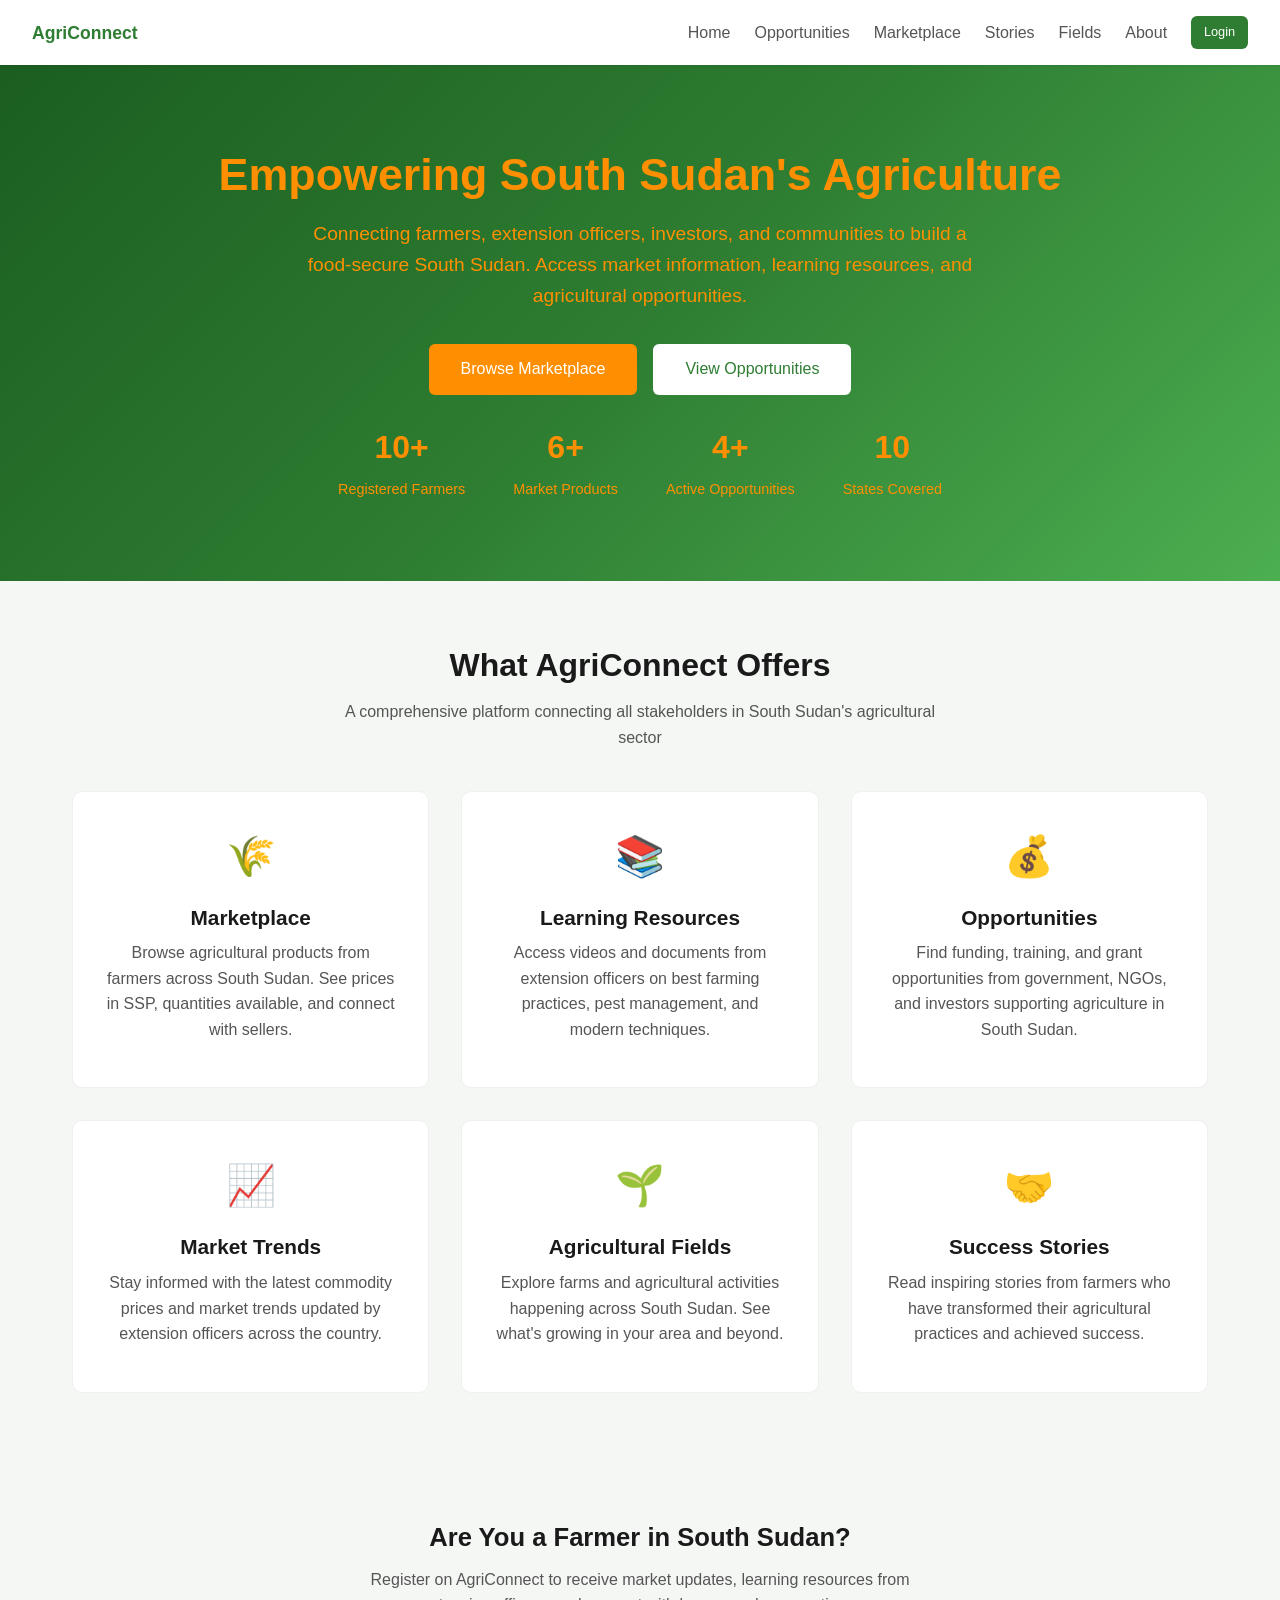
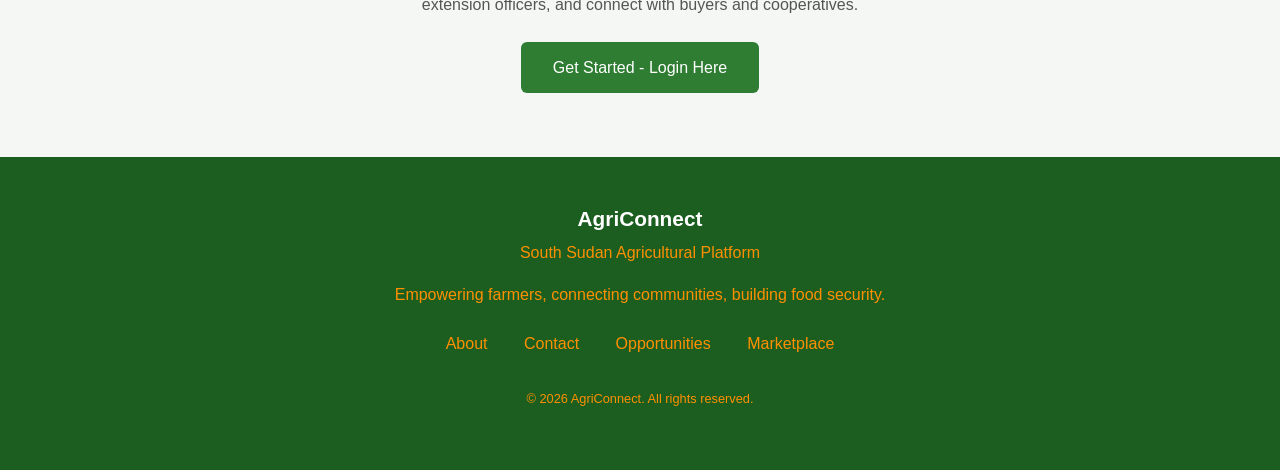
<file: frontend/public/index.html>
<!DOCTYPE html>
<html lang="en">
<head>
    <meta charset="UTF-8">
    <meta name="viewport" content="width=device-width, initial-scale=1.0">
    <title>AgriConnect - South Sudan Agricultural Platform</title>
    <link rel="stylesheet" href="../assets/css/style.css">
    <style>
        .public-nav {
            background: white;
            padding: 1rem 2rem;
            display: flex;
            align-items: center;
            justify-content: space-between;
            box-shadow: var(--shadow-sm);
            position: sticky;
            top: 0;
            z-index: 100;
        }
        .public-nav .logo { font-size: 1.1rem; font-weight: 700; color: var(--primary); }
        .public-nav .nav-links { display: flex; gap: 1.5rem; align-items: center; }
        .public-nav .nav-links a { color: var(--text-medium); font-weight: 500; }
        .public-nav .nav-links a.btn-primary, .public-nav .nav-links a.btn-primary:hover { color: white; }
        .public-nav .nav-links a:hover { color: var(--primary); }
        .hero {
            background: linear-gradient(135deg, #1b5e20 0%, #2e7d32 50%, #4caf50 100%);
            color: var(--secondary);
            padding: 5rem 2rem;
            text-align: center;
        }
        .hero h1 { color: var(--secondary); font-size: 2.8rem; margin-bottom: 1rem; }
        .hero p { color: var(--secondary); font-size: 1.2rem; max-width: 700px; margin: 0 auto 2rem; }
        .hero-stats { display: flex; justify-content: center; gap: 3rem; margin-top: 2rem; flex-wrap: wrap; }
        .hero-stat { text-align: center; }
        .hero-stat h3 { color: var(--secondary); font-size: 2rem; }
        .hero-stat p { color: var(--secondary); font-size: 0.9rem; margin: 0; }
        .section { padding: 4rem 2rem; max-width: 1200px; margin: 0 auto; }
        .section-title { text-align: center; margin-bottom: 2.5rem; }
        .section-title h2 { font-size: 2rem; color: var(--text-dark); }
        .section-title p { color: var(--text-medium); max-width: 600px; margin: 0.5rem auto 0; }
        .features-grid { display: grid; grid-template-columns: repeat(auto-fit, minmax(280px, 1fr)); gap: 2rem; }
        .feature-card { background: white; padding: 2rem; border-radius: var(--radius-md); border: 1px solid var(--border-light); text-align: center; transition: var(--transition); }
        .feature-card:hover { box-shadow: var(--shadow-md); transform: translateY(-3px); }
        .feature-card .icon { font-size: 2.5rem; margin-bottom: 1rem; }
        .public-footer { background: #1b5e20; color: var(--secondary); padding: 3rem 2rem; text-align: center; }
        .public-footer a { color: var(--secondary); }
        .public-footer p { color: var(--secondary); }
        @media (max-width: 768px) {
            .hero h1 { font-size: 2rem; }
            .hero-stats { gap: 1.5rem; }
            .public-nav .nav-links { gap: 0.8rem; font-size: 0.85rem; }
        }
    </style>
</head>
<body>
    <!-- Navigation -->
    <nav class="public-nav">
        <div class="logo">AgriConnect</div>
        <div class="nav-links">
            <a href="index.html">Home</a>
            <a href="opportunities.html">Opportunities</a>
            <a href="marketplace.html">Marketplace</a>
            <a href="success-stories.html">Stories</a>
            <a href="fields.html">Fields</a>
            <a href="about.html">About</a>
            <a href="../login.php" class="btn btn-primary btn-sm">Login</a>
        </div>
    </nav>

    <!-- Hero Section -->
    <section class="hero">
        <h1>Empowering South Sudan's Agriculture</h1>
        <p>Connecting farmers, extension officers, investors, and communities to build a food-secure South Sudan. Access market information, learning resources, and agricultural opportunities.</p>
        <div class="d-flex gap-2" style="justify-content:center; flex-wrap:wrap;">
            <a href="marketplace.html" class="btn btn-secondary btn-lg">Browse Marketplace</a>
            <a href="opportunities.html" class="btn btn-lg" style="background:white; color:var(--primary);">View Opportunities</a>
        </div>
        <div class="hero-stats">
            <div class="hero-stat">
                <h3 id="stat-farmers">10+</h3>
                <p>Registered Farmers</p>
            </div>
            <div class="hero-stat">
                <h3 id="stat-products">6+</h3>
                <p>Market Products</p>
            </div>
            <div class="hero-stat">
                <h3 id="stat-opportunities">4+</h3>
                <p>Active Opportunities</p>
            </div>
            <div class="hero-stat">
                <h3>10</h3>
                <p>States Covered</p>
            </div>
        </div>
    </section>

    <!-- Features Section -->
    <section class="section">
        <div class="section-title">
            <h2>What AgriConnect Offers</h2>
            <p>A comprehensive platform connecting all stakeholders in South Sudan's agricultural sector</p>
        </div>
        <div class="features-grid">
            <div class="feature-card">
                <div class="icon">&#127806;</div>
                <h3>Marketplace</h3>
                <p>Browse agricultural products from farmers across South Sudan. See prices in SSP, quantities available, and connect with sellers.</p>
            </div>
            <div class="feature-card">
                <div class="icon">&#128218;</div>
                <h3>Learning Resources</h3>
                <p>Access videos and documents from extension officers on best farming practices, pest management, and modern techniques.</p>
            </div>
            <div class="feature-card">
                <div class="icon">&#128176;</div>
                <h3>Opportunities</h3>
                <p>Find funding, training, and grant opportunities from government, NGOs, and investors supporting agriculture in South Sudan.</p>
            </div>
            <div class="feature-card">
                <div class="icon">&#128200;</div>
                <h3>Market Trends</h3>
                <p>Stay informed with the latest commodity prices and market trends updated by extension officers across the country.</p>
            </div>
            <div class="feature-card">
                <div class="icon">&#127793;</div>
                <h3>Agricultural Fields</h3>
                <p>Explore farms and agricultural activities happening across South Sudan. See what's growing in your area and beyond.</p>
            </div>
            <div class="feature-card">
                <div class="icon">&#129309;</div>
                <h3>Success Stories</h3>
                <p>Read inspiring stories from farmers who have transformed their agricultural practices and achieved success.</p>
            </div>
        </div>
    </section>

    <!-- CTA Section -->
    <section style="background: var(--bg-light); padding: 4rem 2rem; text-align: center;">
        <h2>Are You a Farmer in South Sudan?</h2>
        <p style="max-width:600px; margin:0.5rem auto 1.5rem; color:var(--text-medium);">
            Register on AgriConnect to receive market updates, learning resources from extension officers, and connect with buyers and cooperatives.
        </p>
        <a href="../login.php" class="btn btn-primary btn-lg">Get Started - Login Here</a>
    </section>

    <!-- Footer -->
    <footer class="public-footer">
        <h3 style="color:white; margin-bottom:0.5rem;">AgriConnect</h3>
        <p>South Sudan Agricultural Platform</p>
        <p style="margin-top:1rem;">Empowering farmers, connecting communities, building food security.</p>
        <div style="margin-top:1.5rem;">
            <a href="about.html" style="margin:0 1rem;">About</a>
            <a href="contact.html" style="margin:0 1rem;">Contact</a>
            <a href="opportunities.html" style="margin:0 1rem;">Opportunities</a>
            <a href="marketplace.html" style="margin:0 1rem;">Marketplace</a>
        </div>
        <p style="margin-top:2rem; font-size:0.8rem;">&copy; 2026 AgriConnect. All rights reserved.</p>
    </footer>

    <script>
        // Load stats from API (public endpoints)
        async function loadStats() {
            try {
                const data = await fetch('../../backend/api/public/marketplace.php');
                const json = await data.json();
                if (json && json.listings) {
                    document.getElementById('stat-products').textContent = json.listings.length + '+';
                }
            } catch(e) { console.log('Stats loading skipped'); }
        }
        loadStats();
    </script>
</body>
</html>
</file>
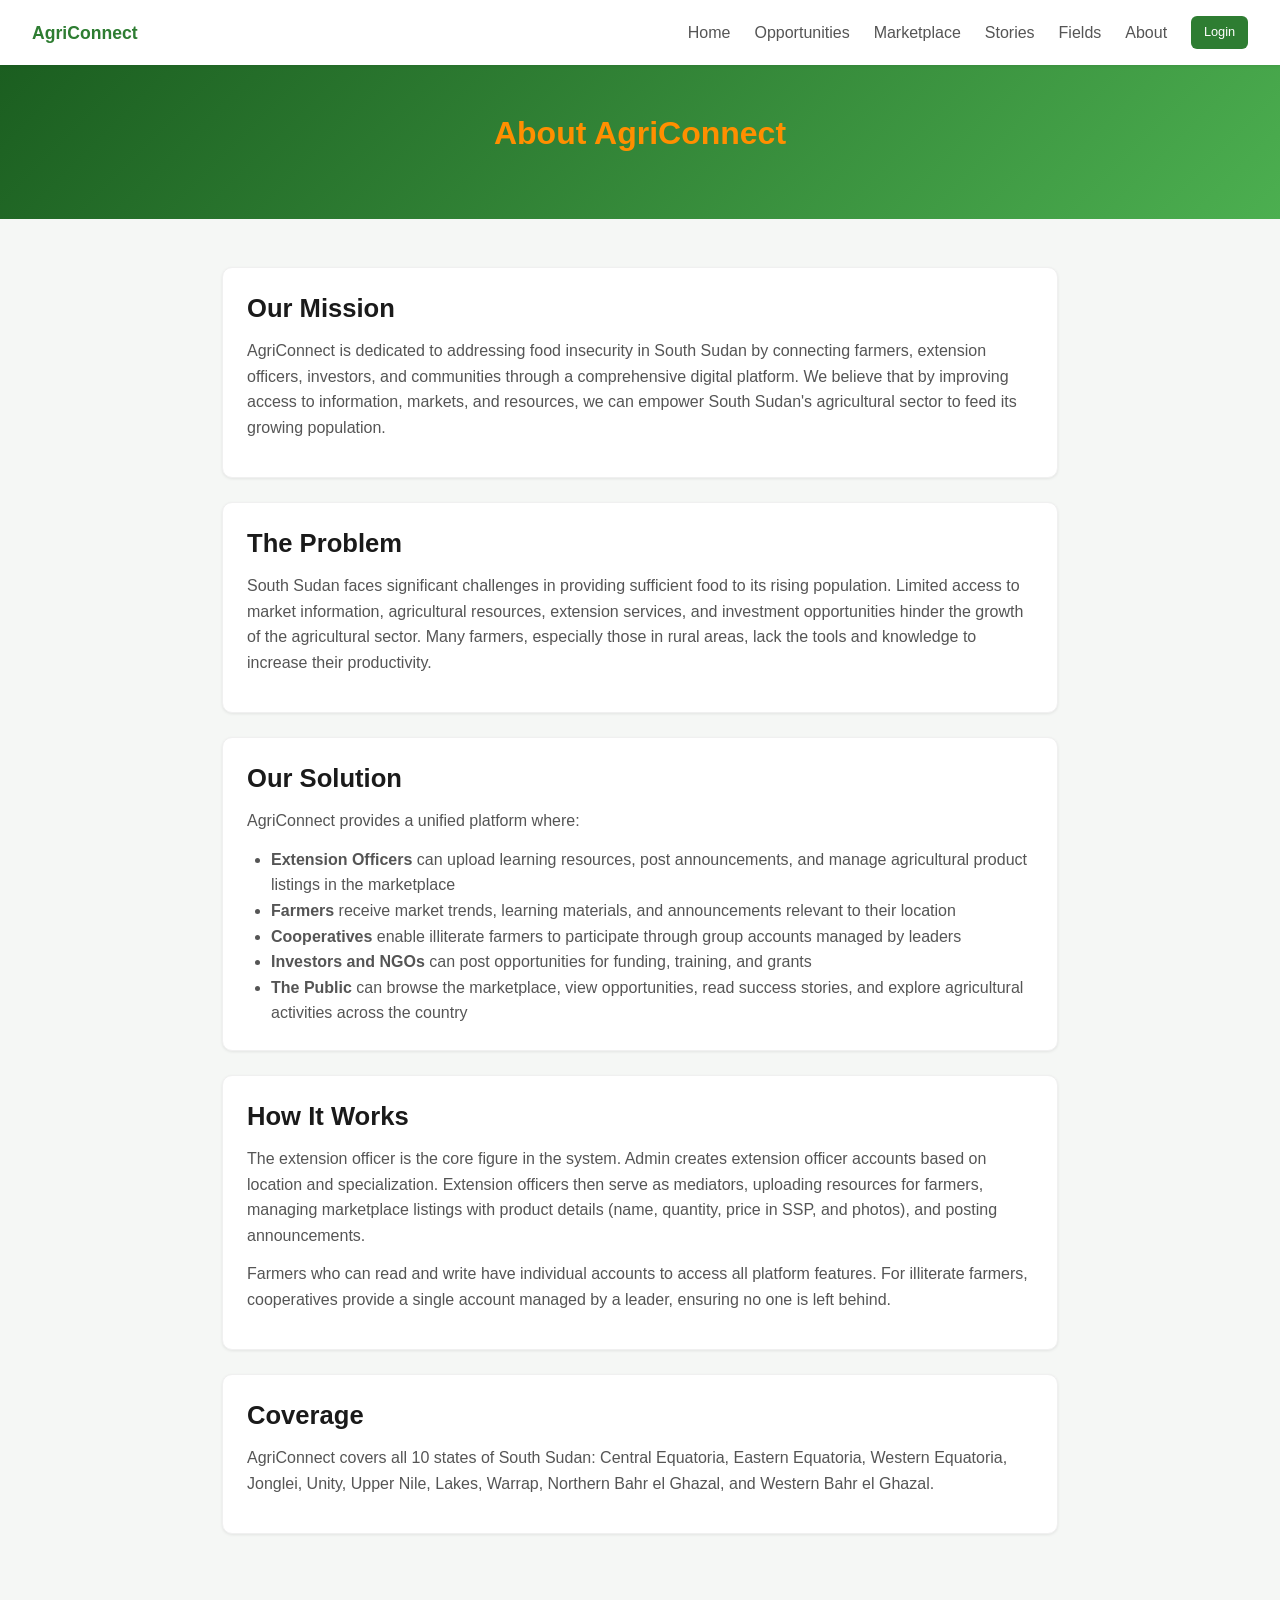
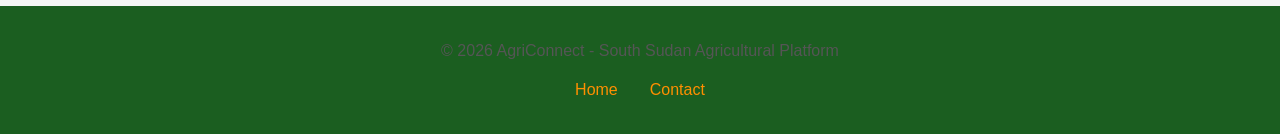
<file: frontend/public/about.html>
<!DOCTYPE html>
<html lang="en">
<head>
    <meta charset="UTF-8">
    <meta name="viewport" content="width=device-width, initial-scale=1.0">
    <title>AgriConnect - About</title>
    <link rel="stylesheet" href="../assets/css/style.css">
    <style>
        .public-nav { background: white; padding: 1rem 2rem; display: flex; align-items: center; justify-content: space-between; box-shadow: var(--shadow-sm); position: sticky; top: 0; z-index: 100; }
        .public-nav .logo { font-size: 1.1rem; font-weight: 700; color: var(--primary); }
        .public-nav .nav-links { display: flex; gap: 1.5rem; align-items: center; }
        .public-nav .nav-links a { color: var(--text-medium); font-weight: 500; }
        .public-nav .nav-links a.btn-primary, .public-nav .nav-links a.btn-primary:hover { color: white; }
        .page-banner { background: linear-gradient(135deg, #1b5e20, #4caf50); color: var(--secondary); padding: 3rem 2rem; text-align: center; }
        .page-banner h1 { color: var(--secondary); }
        .public-footer { background: #1b5e20; color: var(--secondary); padding: 2rem; text-align: center; }
        .public-footer a { color: var(--secondary); margin: 0 1rem; }
    </style>
</head>
<body>
    <nav class="public-nav">
        <div class="logo">AgriConnect</div>
        <div class="nav-links">
            <a href="index.html">Home</a>
            <a href="opportunities.html">Opportunities</a>
            <a href="marketplace.html">Marketplace</a>
            <a href="success-stories.html">Stories</a>
            <a href="fields.html">Fields</a>
            <a href="about.html">About</a>
            <a href="../admin/login.html" class="btn btn-primary btn-sm">Login</a>
        </div>
    </nav>
    <section class="page-banner"><h1>About AgriConnect</h1></section>
    <div style="max-width:900px; margin:0 auto; padding:3rem 2rem;">
        <div class="card">
            <h2>Our Mission</h2>
            <p>AgriConnect is dedicated to addressing food insecurity in South Sudan by connecting farmers, extension officers, investors, and communities through a comprehensive digital platform. We believe that by improving access to information, markets, and resources, we can empower South Sudan's agricultural sector to feed its growing population.</p>
        </div>
        <div class="card">
            <h2>The Problem</h2>
            <p>South Sudan faces significant challenges in providing sufficient food to its rising population. Limited access to market information, agricultural resources, extension services, and investment opportunities hinder the growth of the agricultural sector. Many farmers, especially those in rural areas, lack the tools and knowledge to increase their productivity.</p>
        </div>
        <div class="card">
            <h2>Our Solution</h2>
            <p>AgriConnect provides a unified platform where:</p>
            <ul style="margin-left:1.5rem; color:var(--text-medium);">
                <li><strong>Extension Officers</strong> can upload learning resources, post announcements, and manage agricultural product listings in the marketplace</li>
                <li><strong>Farmers</strong> receive market trends, learning materials, and announcements relevant to their location</li>
                <li><strong>Cooperatives</strong> enable illiterate farmers to participate through group accounts managed by leaders</li>
                <li><strong>Investors and NGOs</strong> can post opportunities for funding, training, and grants</li>
                <li><strong>The Public</strong> can browse the marketplace, view opportunities, read success stories, and explore agricultural activities across the country</li>
            </ul>
        </div>
        <div class="card">
            <h2>How It Works</h2>
            <p>The extension officer is the core figure in the system. Admin creates extension officer accounts based on location and specialization. Extension officers then serve as mediators, uploading resources for farmers, managing marketplace listings with product details (name, quantity, price in SSP, and photos), and posting announcements.</p>
            <p>Farmers who can read and write have individual accounts to access all platform features. For illiterate farmers, cooperatives provide a single account managed by a leader, ensuring no one is left behind.</p>
        </div>
        <div class="card">
            <h2>Coverage</h2>
            <p>AgriConnect covers all 10 states of South Sudan: Central Equatoria, Eastern Equatoria, Western Equatoria, Jonglei, Unity, Upper Nile, Lakes, Warrap, Northern Bahr el Ghazal, and Western Bahr el Ghazal.</p>
        </div>
    </div>
    <footer class="public-footer">
        <p>&copy; 2026 AgriConnect - South Sudan Agricultural Platform</p>
        <div style="margin-top:0.5rem;"><a href="index.html">Home</a><a href="contact.html">Contact</a></div>
    </footer>
</body>
</html>
</file>
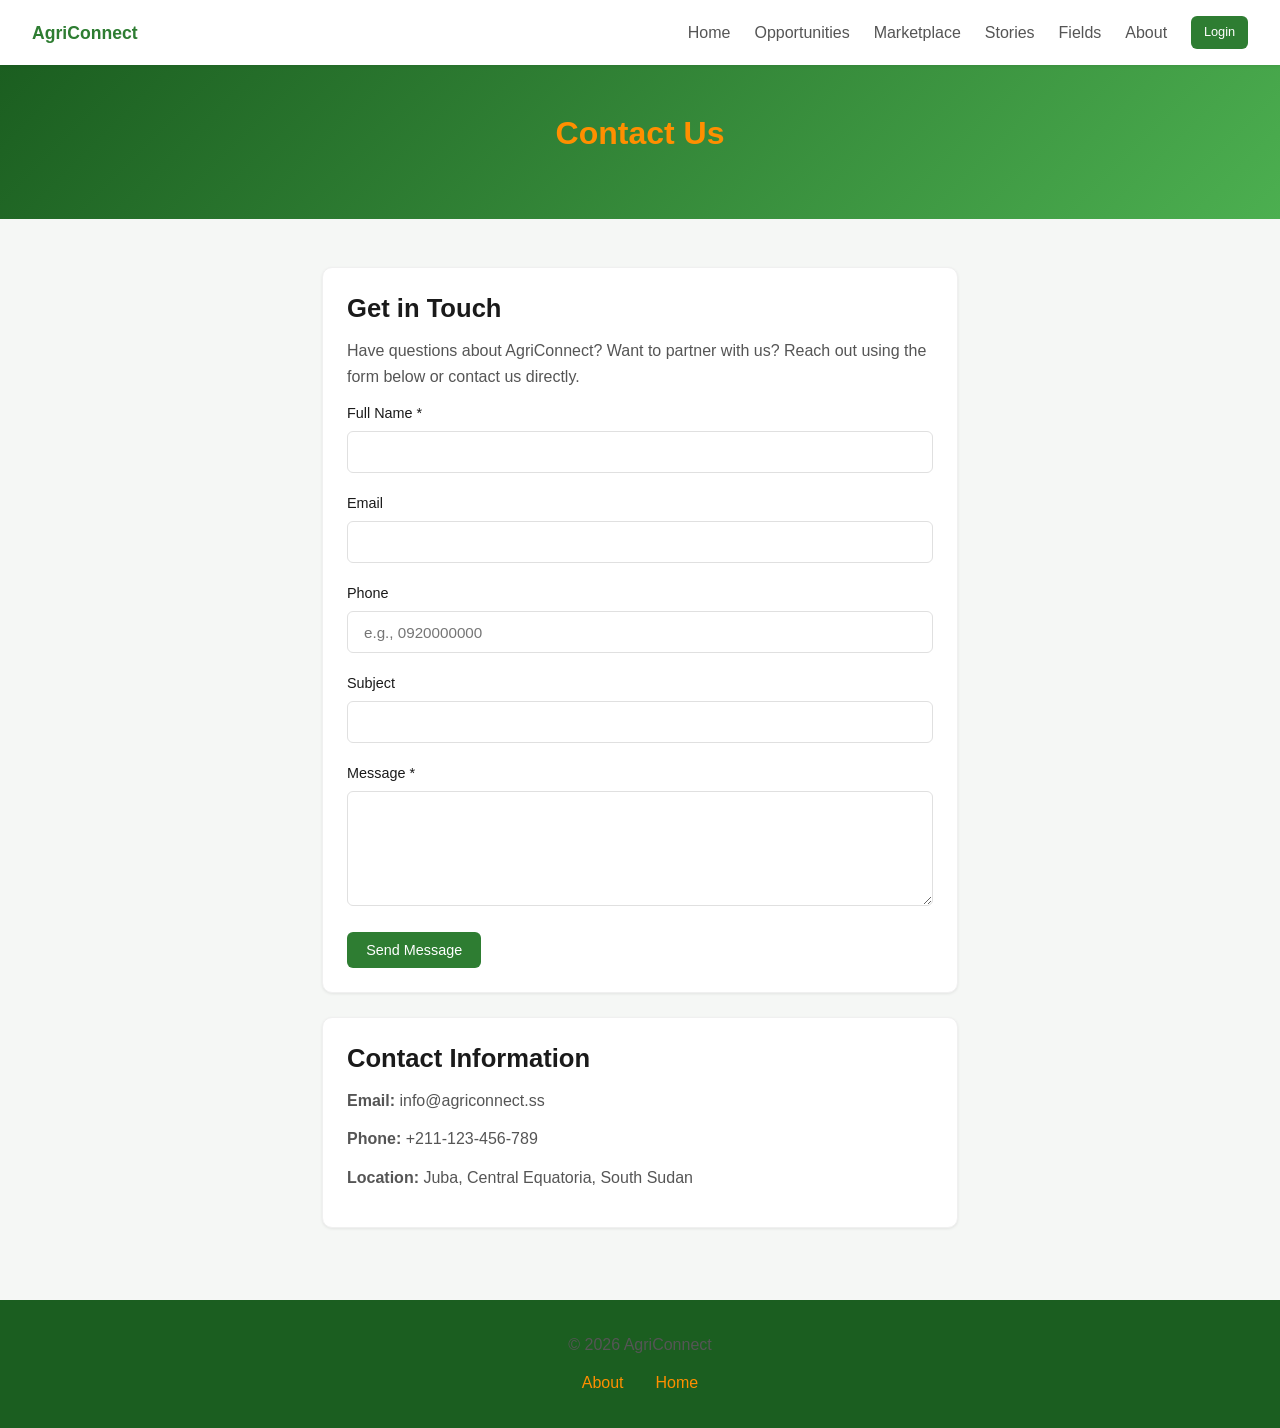
<file: frontend/public/contact.html>
<!DOCTYPE html>
<html lang="en">
<head>
    <meta charset="UTF-8">
    <meta name="viewport" content="width=device-width, initial-scale=1.0">
    <title>AgriConnect - Contact</title>
    <link rel="stylesheet" href="../assets/css/style.css">
    <style>
        .public-nav { background: white; padding: 1rem 2rem; display: flex; align-items: center; justify-content: space-between; box-shadow: var(--shadow-sm); position: sticky; top: 0; z-index: 100; }
        .public-nav .logo { font-size: 1.1rem; font-weight: 700; color: var(--primary); }
        .public-nav .nav-links { display: flex; gap: 1.5rem; align-items: center; }
        .public-nav .nav-links a { color: var(--text-medium); font-weight: 500; }
        .public-nav .nav-links a.btn-primary, .public-nav .nav-links a.btn-primary:hover { color: white; }
        .page-banner { background: linear-gradient(135deg, #1b5e20, #4caf50); color: var(--secondary); padding: 3rem 2rem; text-align: center; }
        .page-banner h1 { color: var(--secondary); }
        .public-footer { background: #1b5e20; color: var(--secondary); padding: 2rem; text-align: center; }
        .public-footer a { color: var(--secondary); margin: 0 1rem; }
    </style>
</head>
<body>
    <nav class="public-nav">
        <div class="logo">AgriConnect</div>
        <div class="nav-links">
            <a href="index.html">Home</a>
            <a href="opportunities.html">Opportunities</a>
            <a href="marketplace.html">Marketplace</a>
            <a href="success-stories.html">Stories</a>
            <a href="fields.html">Fields</a>
            <a href="about.html">About</a>
            <a href="../admin/login.html" class="btn btn-primary btn-sm">Login</a>
        </div>
    </nav>
    <section class="page-banner"><h1>Contact Us</h1></section>
    <div style="max-width:700px; margin:0 auto; padding:3rem 2rem;">
        <div class="card">
            <h2>Get in Touch</h2>
            <p>Have questions about AgriConnect? Want to partner with us? Reach out using the form below or contact us directly.</p>
            <form id="contact-form">
                <div class="form-group">
                    <label for="name">Full Name *</label>
                    <input type="text" id="name" class="form-control" required>
                </div>
                <div class="form-group">
                    <label for="email">Email</label>
                    <input type="email" id="email" class="form-control">
                </div>
                <div class="form-group">
                    <label for="phone">Phone</label>
                    <input type="tel" id="phone" class="form-control" placeholder="e.g., 0920000000">
                </div>
                <div class="form-group">
                    <label for="subject">Subject</label>
                    <input type="text" id="subject" class="form-control">
                </div>
                <div class="form-group">
                    <label for="message">Message *</label>
                    <textarea id="message" class="form-control" rows="5" required></textarea>
                </div>
                <div id="contact-status" style="margin-bottom:0.75rem; font-size:0.9rem;"></div>
                <button type="submit" id="contact-submit" class="btn btn-primary">Send Message</button>
            </form>
        </div>
        <div class="card">
            <h2>Contact Information</h2>
            <p><strong>Email:</strong> info@agriconnect.ss</p>
            <p><strong>Phone:</strong> +211-123-456-789</p>
            <p><strong>Location:</strong> Juba, Central Equatoria, South Sudan</p>
        </div>
    </div>
    <footer class="public-footer">
        <p>&copy; 2026 AgriConnect</p>
        <div style="margin-top:0.5rem;"><a href="about.html">About</a><a href="index.html">Home</a></div>
    </footer>
    <script>
        document.getElementById('contact-form').addEventListener('submit', async function(e) {
            e.preventDefault();
            const status = document.getElementById('contact-status');
            const btn = document.getElementById('contact-submit');
            const payload = {
                name: document.getElementById('name').value.trim(),
                email: document.getElementById('email').value.trim(),
                phone: document.getElementById('phone').value.trim(),
                subject: document.getElementById('subject').value.trim(),
                message: document.getElementById('message').value.trim()
            };
            btn.disabled = true; btn.textContent = 'Sending...';
            status.innerHTML = '';
            try {
                const res = await fetch('../../backend/api/public/contact.php', {
                    method: 'POST',
                    headers: { 'Content-Type': 'application/json' },
                    body: JSON.stringify(payload)
                });
                const data = await res.json();
                if (data && data.success) {
                    status.innerHTML = '<span style="color:var(--primary,#2e7d32);">' + (data.message || 'Message sent!') + '</span>';
                    this.reset();
                } else {
                    status.innerHTML = '<span style="color:#c62828;">' + ((data && data.error) || 'Could not send message. Please try again.') + '</span>';
                }
            } catch (err) {
                status.innerHTML = '<span style="color:#c62828;">Network error. Please try again.</span>';
            } finally {
                btn.disabled = false; btn.textContent = 'Send Message';
            }
        });
    </script>
</body>
</html>
</file>
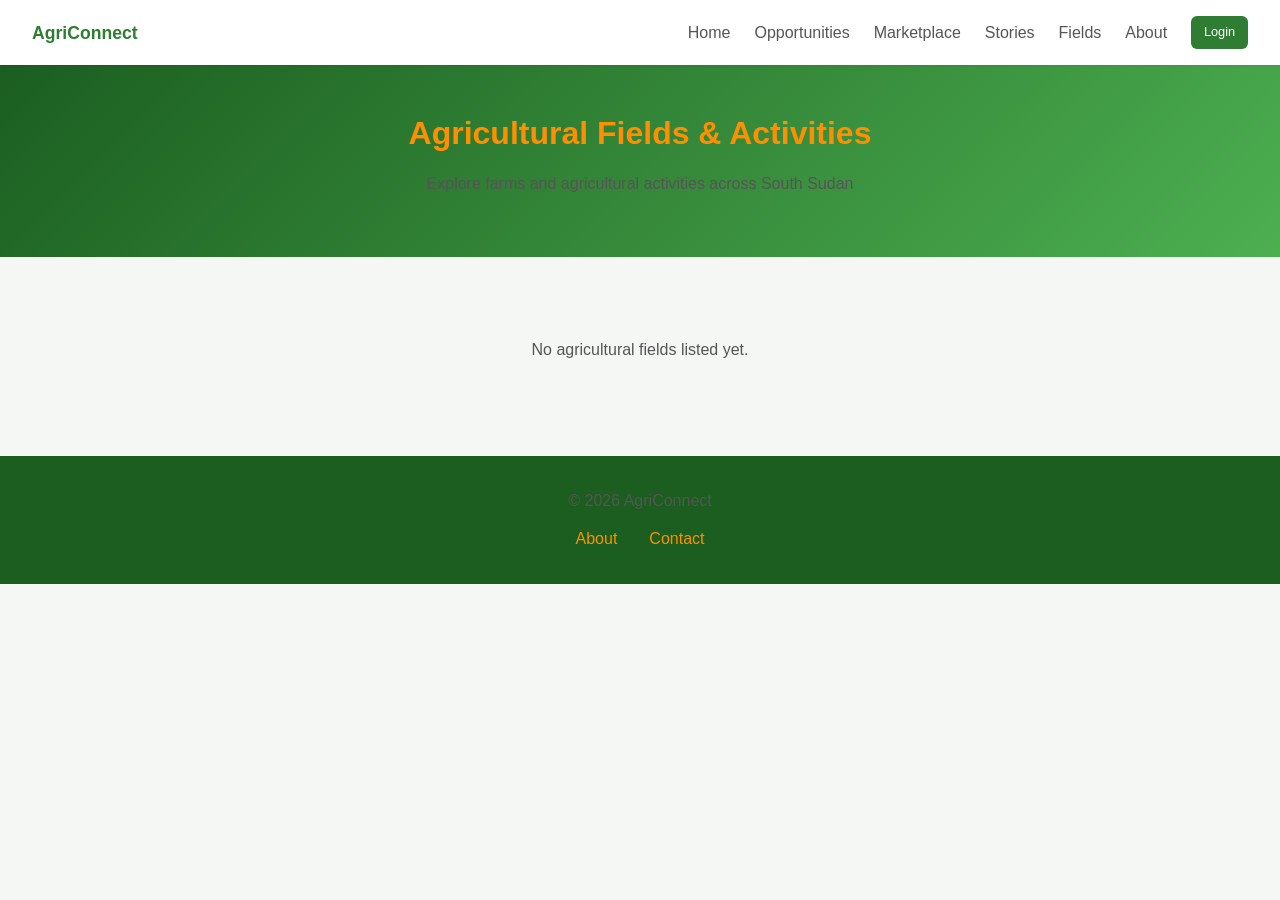
<file: frontend/public/fields.html>
<!DOCTYPE html>
<html lang="en">
<head>
    <meta charset="UTF-8">
    <meta name="viewport" content="width=device-width, initial-scale=1.0">
    <title>AgriConnect - Agricultural Fields</title>
    <link rel="stylesheet" href="../assets/css/style.css">
    <style>
        .public-nav { background: white; padding: 1rem 2rem; display: flex; align-items: center; justify-content: space-between; box-shadow: var(--shadow-sm); position: sticky; top: 0; z-index: 100; }
        .public-nav .logo { font-size: 1.1rem; font-weight: 700; color: var(--primary); }
        .public-nav .nav-links { display: flex; gap: 1.5rem; align-items: center; }
        .public-nav .nav-links a { color: var(--text-medium); font-weight: 500; }
        .public-nav .nav-links a.btn-primary, .public-nav .nav-links a.btn-primary:hover { color: white; }
        .page-banner { background: linear-gradient(135deg, #1b5e20, #4caf50); color: var(--secondary); padding: 3rem 2rem; text-align: center; }
        .page-banner h1 { color: var(--secondary); }
        .public-footer { background: #1b5e20; color: var(--secondary); padding: 2rem; text-align: center; }
        .public-footer a { color: var(--secondary); margin: 0 1rem; }
    </style>
</head>
<body>
    <nav class="public-nav">
        <div class="logo">AgriConnect</div>
        <div class="nav-links">
            <a href="index.html">Home</a>
            <a href="opportunities.html">Opportunities</a>
            <a href="marketplace.html">Marketplace</a>
            <a href="success-stories.html">Stories</a>
            <a href="fields.html">Fields</a>
            <a href="about.html">About</a>
            <a href="../admin/login.html" class="btn btn-primary btn-sm">Login</a>
        </div>
    </nav>
    <section class="page-banner"><h1>Agricultural Fields & Activities</h1><p>Explore farms and agricultural activities across South Sudan</p></section>
    <div style="max-width:1200px; margin:0 auto; padding:2rem;" id="fields-container"><div class="spinner"></div></div>
    <footer class="public-footer">
        <p>&copy; 2026 AgriConnect</p>
        <div style="margin-top:0.5rem;"><a href="about.html">About</a><a href="contact.html">Contact</a></div>
    </footer>
    <script src="../assets/js/auth.js"></script>
    <script>
        async function loadFields() {
            const data = await API.get('../../backend/api/public/fields.php');
            const container = document.getElementById('fields-container');
            if (!data || !data.fields || data.fields.length === 0) {
                container.innerHTML = '<div class="empty-state"><p>No agricultural fields listed yet.</p></div>';
                return;
            }
            let html = '<div class="grid-3">';
            data.fields.forEach(function(f) {
                html += '<div class="card">';
                html += '<h3>' + esc(f.name) + '</h3>';
                html += '<p class="text-muted" style="font-size:0.85rem;">&#128205; ' + esc(f.location_name || '') + '</p>';
                if (f.crop_type) html += '<p><strong>Crop:</strong> ' + esc(f.crop_type) + '</p>';
                if (f.size) html += '<p><strong>Size:</strong> ' + f.size + ' ' + (f.size_unit || 'acres') + '</p>';
                if (f.activity_description) html += '<p style="font-size:0.9rem;">' + esc(f.activity_description) + '</p>';
                html += '</div>';
            });
            html += '</div>';
            container.innerHTML = html;
        }
        function esc(t) { if (!t) return ''; var d = document.createElement('div'); d.textContent = t; return d.innerHTML; }
        loadFields();
    </script>
</body>
</html>
</file>
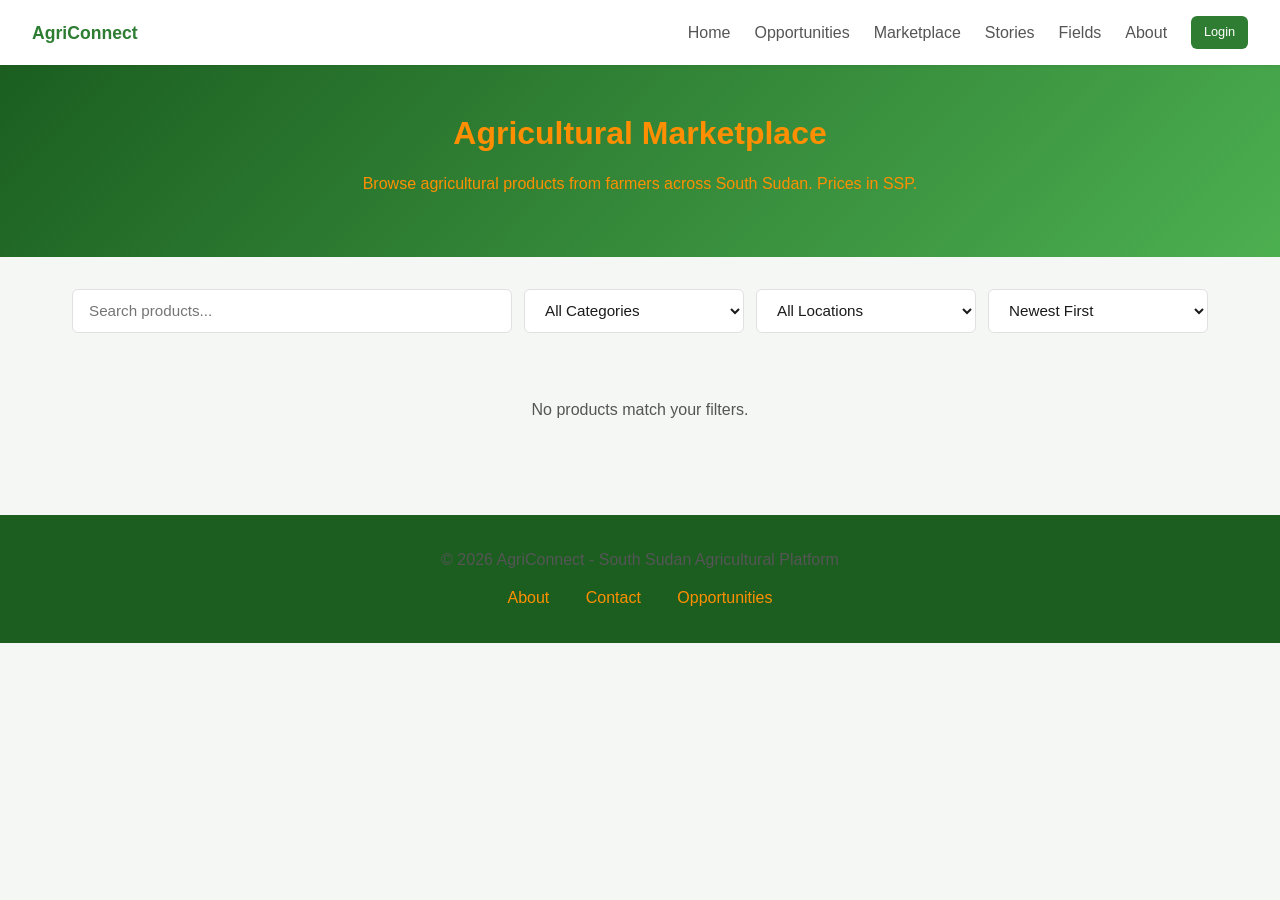
<file: frontend/public/marketplace.html>
<!DOCTYPE html>
<html lang="en">
<head>
    <meta charset="UTF-8">
    <meta name="viewport" content="width=device-width, initial-scale=1.0">
    <title>AgriConnect - Marketplace</title>
    <link rel="stylesheet" href="../assets/css/style.css">
    <style>
        .public-nav { background: white; padding: 1rem 2rem; display: flex; align-items: center; justify-content: space-between; box-shadow: var(--shadow-sm); position: sticky; top: 0; z-index: 100; }
        .public-nav .logo { font-size: 1.1rem; font-weight: 700; color: var(--primary); }
        .public-nav .nav-links { display: flex; gap: 1.5rem; align-items: center; }
        .public-nav .nav-links a { color: var(--text-medium); font-weight: 500; }
        .public-nav .nav-links a.btn-primary, .public-nav .nav-links a.btn-primary:hover { color: white; }
        .public-nav .nav-links a:hover { color: var(--primary); }
        .page-banner { background: linear-gradient(135deg, #1b5e20, #4caf50); color: var(--secondary); padding: 3rem 2rem; text-align: center; }
        .page-banner h1 { color: var(--secondary); }
        .page-banner p { color: var(--secondary); }
        .public-footer { background: #1b5e20; color: var(--secondary); padding: 2rem; text-align: center; }
        .public-footer a { color: var(--secondary); margin: 0 1rem; }
        .market-filters { display: grid; grid-template-columns: 2fr 1fr 1fr 1fr; gap: 0.75rem; margin-bottom: 0.75rem; }
        .market-filters .form-control { width: 100%; }
        .results-count { color: var(--text-medium); font-size: 0.9rem; margin-bottom: 1rem; }
        .product-card .btn { width: 100%; margin-top: 0.6rem; }
        .inquiry-status { margin-top: 0.5rem; font-size: 0.9rem; }
        @media (max-width: 768px) { .market-filters { grid-template-columns: 1fr 1fr; } }
    </style>
</head>
<body>
    <nav class="public-nav">
        <div class="logo">AgriConnect</div>
        <div class="nav-links">
            <a href="index.html">Home</a>
            <a href="opportunities.html">Opportunities</a>
            <a href="marketplace.html">Marketplace</a>
            <a href="success-stories.html">Stories</a>
            <a href="fields.html">Fields</a>
            <a href="about.html">About</a>
            <a href="../admin/login.html" class="btn btn-primary btn-sm">Login</a>
        </div>
    </nav>

    <section class="page-banner">
        <h1>Agricultural Marketplace</h1>
        <p>Browse agricultural products from farmers across South Sudan. Prices in SSP.</p>
    </section>

    <div style="max-width:1200px; margin:0 auto; padding:2rem;">
        <div class="market-filters">
            <input type="search" id="filter-search" class="form-control" placeholder="Search products..." oninput="debounceLoad()">
            <select id="filter-type" class="form-control" onchange="loadProducts()">
                <option value="">All Categories</option>
                <option value="crop">Crops</option>
                <option value="grain">Grains</option>
                <option value="vegetable">Vegetables</option>
                <option value="fruit">Fruits</option>
                <option value="livestock">Livestock</option>
                <option value="dairy">Dairy</option>
                <option value="fish">Fish</option>
                <option value="other">Other</option>
            </select>
            <select id="filter-location" class="form-control" onchange="loadProducts()">
                <option value="">All Locations</option>
            </select>
            <select id="sort" class="form-control" onchange="loadProducts()">
                <option value="newest">Newest First</option>
                <option value="price_asc">Price: Low to High</option>
                <option value="price_desc">Price: High to Low</option>
                <option value="name_asc">Name: A-Z</option>
                <option value="name_desc">Name: Z-A</option>
            </select>
        </div>
        <div id="results-count" class="results-count"></div>
        <div id="products-container"><div class="spinner"></div></div>
    </div>

    <!-- Inquiry Modal -->
    <div class="modal-overlay" id="inquiry-modal">
        <div class="modal" style="max-width:520px;">
            <div class="modal-header">
                <h3>Inquire to Buy</h3>
                <button class="modal-close" onclick="closeInquiryModal()">&times;</button>
            </div>
            <div class="modal-body">
                <input type="hidden" id="inquiry-listing-id">
                <div class="card" style="background:#f8f9fa; margin-bottom:1rem;">
                    <div style="font-weight:600;" id="inquiry-product-name">-</div>
                    <div class="text-muted" style="font-size:0.85rem;" id="inquiry-product-info">-</div>
                </div>
                <p class="text-muted" style="font-size:0.85rem; margin-bottom:1rem;">Send your request to the seller. They will contact you by call or WhatsApp.</p>
                <div class="form-group">
                    <label for="inquiry-name">Your Name *</label>
                    <input type="text" id="inquiry-name" class="form-control" placeholder="e.g., John Maube" required>
                </div>
                <div class="form-group">
                    <label for="inquiry-phone">Phone (call / WhatsApp) *</label>
                    <input type="tel" id="inquiry-phone" class="form-control" placeholder="e.g., 0920000000 or +211920000000" required>
                </div>
                <div class="form-group">
                    <label for="inquiry-email">Email (optional)</label>
                    <input type="email" id="inquiry-email" class="form-control" placeholder="you@example.com">
                </div>
                <div class="form-group">
                    <label for="inquiry-qty">Quantity Interested In</label>
                    <input type="number" id="inquiry-qty" class="form-control" placeholder="e.g., 50" min="0.01" step="0.01">
                    <small class="text-muted" id="inquiry-qty-hint"></small>
                </div>
                <div class="form-group">
                    <label for="inquiry-message">Message</label>
                    <textarea id="inquiry-message" class="form-control" rows="2" placeholder="Anything the seller should know..."></textarea>
                </div>
                <div id="inquiry-result" class="inquiry-status"></div>
            </div>
            <div class="modal-footer">
                <button class="btn btn-outline" onclick="closeInquiryModal()">Cancel</button>
                <button class="btn btn-primary" id="inquiry-submit" onclick="submitInquiry()">Send Inquiry</button>
            </div>
        </div>
    </div>

    <footer class="public-footer">
        <p>&copy; 2026 AgriConnect - South Sudan Agricultural Platform</p>
        <div style="margin-top:0.5rem;">
            <a href="about.html">About</a>
            <a href="contact.html">Contact</a>
            <a href="opportunities.html">Opportunities</a>
        </div>
    </footer>

    <script src="../assets/js/auth.js"></script>
    <script>
        let productsCache = [];
        let debounceTimer = null;

        function debounceLoad() {
            clearTimeout(debounceTimer);
            debounceTimer = setTimeout(loadProducts, 400);
        }

        function buildUrl() {
            const type = document.getElementById('filter-type').value;
            const location = document.getElementById('filter-location').value;
            const sort = document.getElementById('sort').value;
            const search = document.getElementById('filter-search').value.trim();
            const p = new URLSearchParams();
            if (type) p.set('type', type);
            if (location) p.set('location_id', location);
            if (sort) p.set('sort', sort);
            if (search) p.set('search', search);
            const qs = p.toString();
            return '../../backend/api/public/marketplace.php' + (qs ? '?' + qs : '');
        }

        function populateLocations(locations) {
            const sel = document.getElementById('filter-location');
            const current = sel.value;
            sel.innerHTML = '<option value="">All Locations</option>';
            (locations || []).forEach(function(loc) {
                const opt = document.createElement('option');
                opt.value = loc.id;
                opt.textContent = loc.name;
                sel.appendChild(opt);
            });
            sel.value = current;
            if (sel.value !== current) sel.value = '';
        }

        async function loadProducts() {
            const container = document.getElementById('products-container');
            const countEl = document.getElementById('results-count');
            const data = await API.get(buildUrl());

            if (data && data.locations) populateLocations(data.locations);

            if (!data || !data.listings || data.listings.length === 0) {
                countEl.textContent = '';
                container.innerHTML = '<div class="empty-state"><p>No products match your filters.</p></div>';
                return;
            }

            productsCache = data.listings;
            countEl.textContent = data.listings.length + ' product' + (data.listings.length === 1 ? '' : 's') + ' available';

            let html = '<div class="grid-3">';
            data.listings.forEach(function(item) {
                const photoSrc = item.product_photo ? '../../backend/uploads/' + item.product_photo : '';
                const canBuy = Number(item.quantity) > 0;
                html += '<div class="product-card">';
                if (photoSrc) {
                    html += '<img class="product-image" src="' + esc(photoSrc) + '" alt="' + esc(item.product_name) + '" onerror="this.style.display=\'none\'">';
                } else {
                    html += '<div class="product-image" style="display:flex; align-items:center; justify-content:center; color:var(--text-light); font-size:3rem;">&#127806;</div>';
                }
                html += '<div class="product-info">';
                html += '<div class="product-name">' + esc(item.product_name) + '</div>';
                if (item.description) html += '<p style="font-size:0.85rem; color:var(--text-medium); margin-bottom:0.3rem;">' + esc(item.description.substring(0, 80)) + '</p>';
                html += '<div class="product-price">' + formatSSP(item.price_ssp) + ' <span class="currency">SSP</span></div>';
                html += '<div class="product-meta"><span>Qty: ' + item.quantity + ' ' + esc(item.quantity_unit) + '</span><span>' + esc(item.product_type) + '</span></div>';
                html += '<div class="product-meta"><span>&#128205; ' + esc(item.location_name || 'South Sudan') + '</span><span>' + esc(item.seller_type || '') + '</span></div>';
                if (canBuy) {
                    html += '<button class="btn btn-primary btn-sm" onclick="openInquiryModal(' + item.id + ')">Inquire to Buy</button>';
                } else {
                    html += '<button class="btn btn-outline btn-sm" disabled>Out of Stock</button>';
                }
                html += '</div></div>';
            });
            html += '</div>';
            container.innerHTML = html;
        }

        function openInquiryModal(listingId) {
            const item = productsCache.find(function(l) { return String(l.id) === String(listingId); });
            if (!item) return;
            document.getElementById('inquiry-listing-id').value = item.id;
            document.getElementById('inquiry-product-name').textContent = item.product_name;
            document.getElementById('inquiry-product-info').textContent = 'Price: ' + formatSSP(item.price_ssp) + ' SSP  •  Available: ' + item.quantity + ' ' + item.quantity_unit;
            document.getElementById('inquiry-qty').max = item.quantity;
            document.getElementById('inquiry-qty-hint').textContent = 'Available: ' + item.quantity + ' ' + item.quantity_unit;
            document.getElementById('inquiry-name').value = '';
            document.getElementById('inquiry-phone').value = '';
            document.getElementById('inquiry-email').value = '';
            document.getElementById('inquiry-qty').value = '';
            document.getElementById('inquiry-message').value = '';
            document.getElementById('inquiry-result').innerHTML = '';
            document.getElementById('inquiry-submit').disabled = false;
            UI.toggleModal('inquiry-modal', true);
        }

        function closeInquiryModal() {
            UI.toggleModal('inquiry-modal', false);
        }

        async function submitInquiry() {
            const listingId = document.getElementById('inquiry-listing-id').value;
            const name = document.getElementById('inquiry-name').value.trim();
            const phone = document.getElementById('inquiry-phone').value.trim();
            const email = document.getElementById('inquiry-email').value.trim();
            const qty = document.getElementById('inquiry-qty').value;
            const message = document.getElementById('inquiry-message').value.trim();
            const result = document.getElementById('inquiry-result');

            if (!name || !phone) {
                result.innerHTML = '<span style="color:var(--danger,#c62828);">Please enter your name and phone number.</span>';
                return;
            }

            const btn = document.getElementById('inquiry-submit');
            btn.disabled = true;
            btn.textContent = 'Sending...';

            const data = await API.post('../../backend/api/public/inquire.php', {
                listing_id: listingId,
                buyer_name: name,
                buyer_phone: phone,
                buyer_email: email,
                quantity_wanted: qty,
                message: message
            });

            btn.textContent = 'Send Inquiry';
            if (data && data.success) {
                result.innerHTML = '<span style="color:var(--primary,#2e7d32);">' + esc(data.message || 'Inquiry sent!') + '</span>';
                btn.disabled = true;
                setTimeout(closeInquiryModal, 2500);
            } else {
                btn.disabled = false;
                result.innerHTML = '<span style="color:var(--danger,#c62828);">' + esc((data && data.error) || 'Could not send inquiry. Please try again.') + '</span>';
            }
        }

        function formatSSP(amount) { return new Intl.NumberFormat('en-SS').format(amount); }
        function esc(t) { if (!t) return ''; var d = document.createElement('div'); d.textContent = t; return d.innerHTML; }
        loadProducts();
    </script>
</body>
</html>
</file>
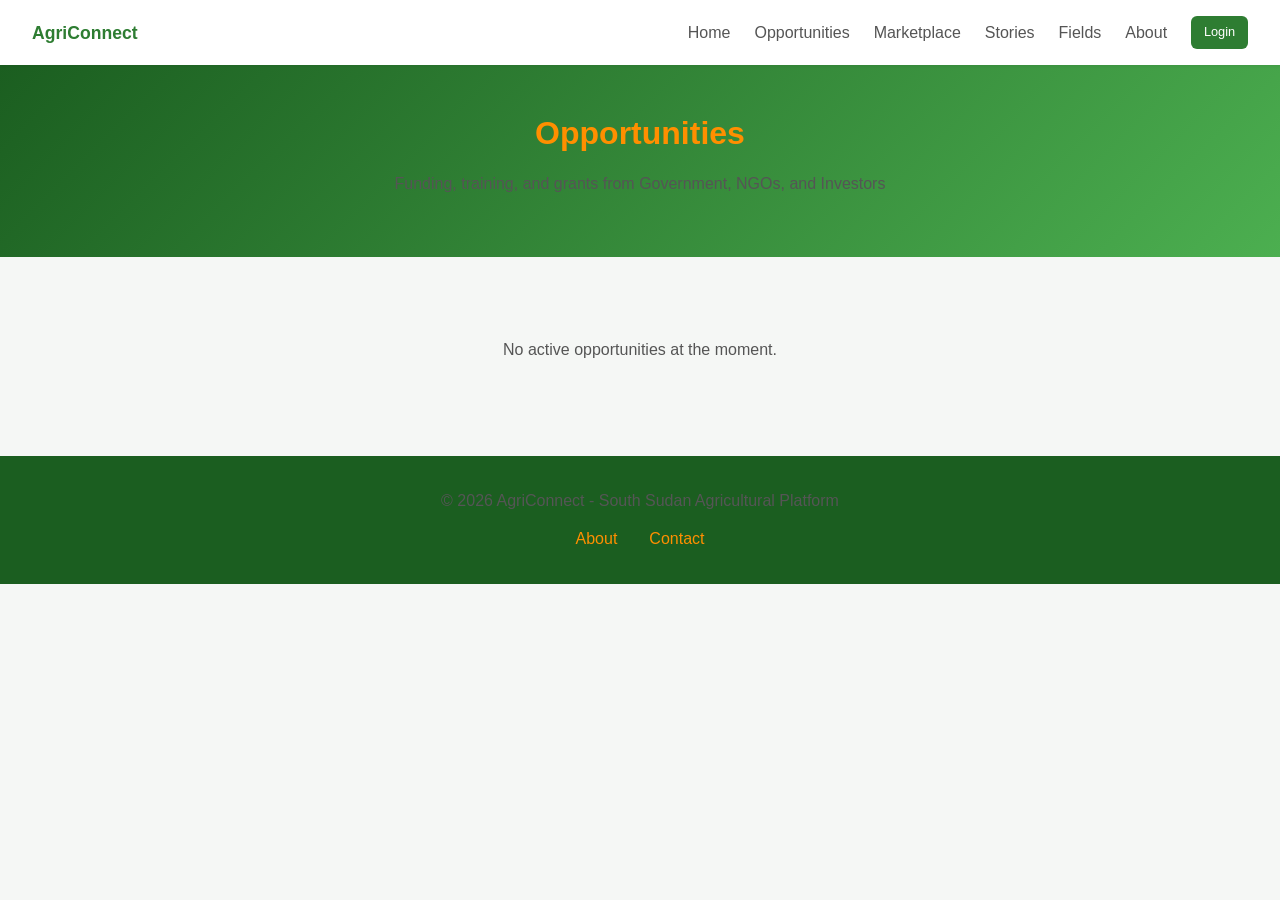
<file: frontend/public/opportunities.html>
<!DOCTYPE html>
<html lang="en">
<head>
    <meta charset="UTF-8">
    <meta name="viewport" content="width=device-width, initial-scale=1.0">
    <title>AgriConnect - Opportunities</title>
    <link rel="stylesheet" href="../assets/css/style.css">
    <style>
        .public-nav { background: white; padding: 1rem 2rem; display: flex; align-items: center; justify-content: space-between; box-shadow: var(--shadow-sm); position: sticky; top: 0; z-index: 100; }
        .public-nav .logo { font-size: 1.1rem; font-weight: 700; color: var(--primary); }
        .public-nav .nav-links { display: flex; gap: 1.5rem; align-items: center; }
        .public-nav .nav-links a { color: var(--text-medium); font-weight: 500; }
        .public-nav .nav-links a.btn-primary, .public-nav .nav-links a.btn-primary:hover { color: white; }
        .page-banner { background: linear-gradient(135deg, #1b5e20, #4caf50); color: var(--secondary); padding: 3rem 2rem; text-align: center; }
        .page-banner h1 { color: var(--secondary); }
        .public-footer { background: #1b5e20; color: var(--secondary); padding: 2rem; text-align: center; }
        .public-footer a { color: var(--secondary); margin: 0 1rem; }
    </style>
</head>
<body>
    <nav class="public-nav">
        <div class="logo">AgriConnect</div>
        <div class="nav-links">
            <a href="index.html">Home</a>
            <a href="opportunities.html">Opportunities</a>
            <a href="marketplace.html">Marketplace</a>
            <a href="success-stories.html">Stories</a>
            <a href="fields.html">Fields</a>
            <a href="about.html">About</a>
            <a href="../admin/login.html" class="btn btn-primary btn-sm">Login</a>
        </div>
    </nav>
    <section class="page-banner">
        <h1>Opportunities</h1>
        <p>Funding, training, and grants from Government, NGOs, and Investors</p>
    </section>
    <div style="max-width:1000px; margin:0 auto; padding:2rem;" id="opp-container"><div class="spinner"></div></div>
    <footer class="public-footer">
        <p>&copy; 2026 AgriConnect - South Sudan Agricultural Platform</p>
        <div style="margin-top:0.5rem;"><a href="about.html">About</a><a href="contact.html">Contact</a></div>
    </footer>
    <script src="../assets/js/auth.js"></script>
    <script>
        async function loadOpportunities() {
            const data = await API.get('../../backend/api/public/opportunities.php');
            const container = document.getElementById('opp-container');
            if (!data || !data.opportunities || data.opportunities.length === 0) {
                container.innerHTML = '<div class="empty-state"><p>No active opportunities at the moment.</p></div>';
                return;
            }
            let html = '';
            data.opportunities.forEach(function(opp) {
                const sourceClass = opp.source === 'government' ? 'badge-primary' : (opp.source === 'ngo' ? 'badge-info' : 'badge-warning');
                html += '<div class="card">';
                html += '<div class="d-flex justify-between align-center">';
                html += '<h3>' + esc(opp.title) + '</h3>';
                html += '<span class="badge ' + sourceClass + '">' + esc(opp.source) + '</span>';
                html += '</div>';
                html += '<p>' + esc(opp.description) + '</p>';
                html += '<div class="d-flex gap-2 mt-1" style="flex-wrap:wrap;">';
                html += '<span class="badge badge-info">' + esc(opp.type) + '</span>';
                if (opp.deadline) html += '<span class="text-muted" style="font-size:0.85rem;">Deadline: ' + UI.formatDate(opp.deadline) + '</span>';
                html += '</div>';
                if (opp.contact_info) html += '<p class="mt-1" style="font-size:0.85rem;"><strong>Contact:</strong> ' + esc(opp.contact_info) + '</p>';
                html += '</div>';
            });
            container.innerHTML = html;
        }
        function esc(t) { if (!t) return ''; var d = document.createElement('div'); d.textContent = t; return d.innerHTML; }
        loadOpportunities();
    </script>
</body>
</html>
</file>
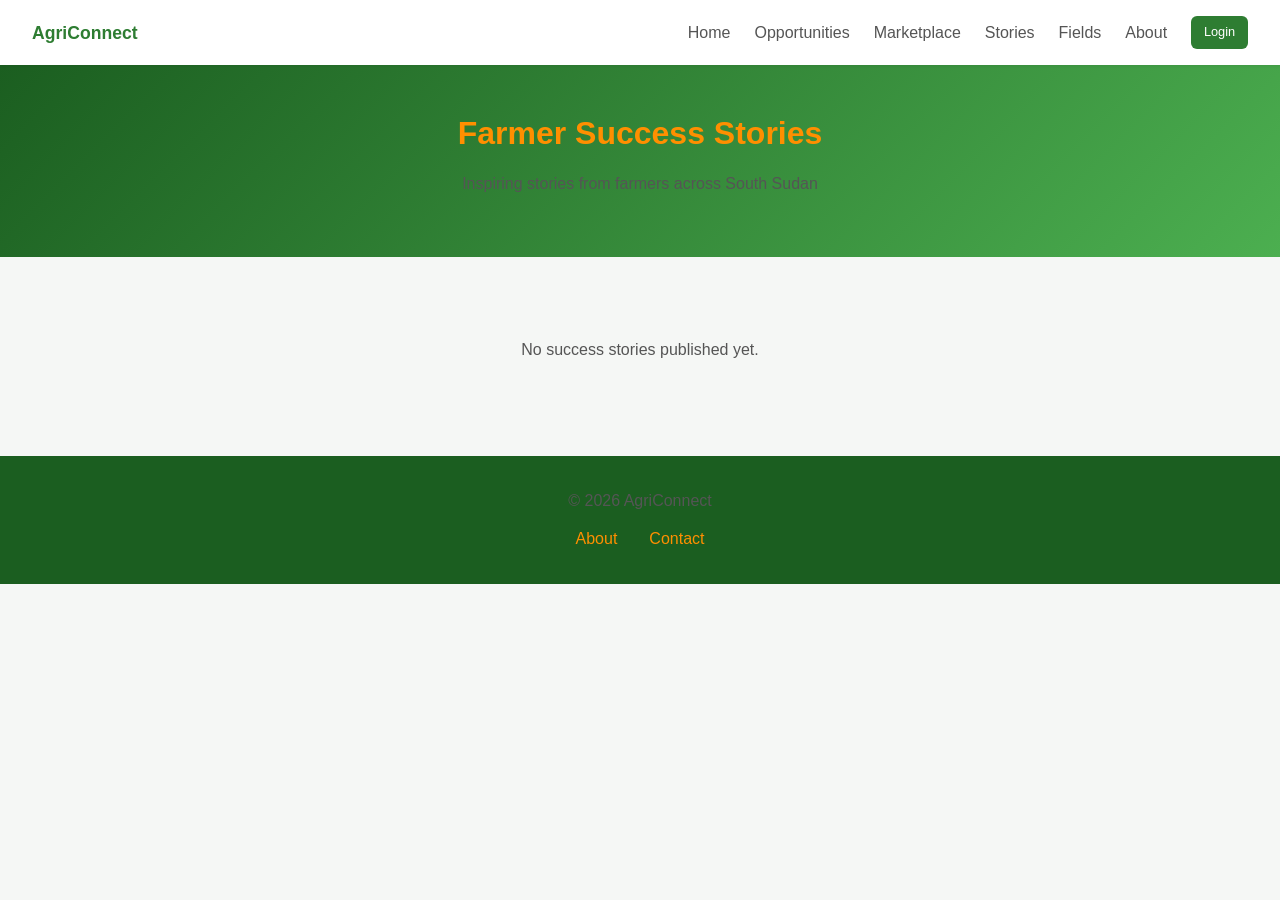
<file: frontend/public/success-stories.html>
<!DOCTYPE html>
<html lang="en">
<head>
    <meta charset="UTF-8">
    <meta name="viewport" content="width=device-width, initial-scale=1.0">
    <title>AgriConnect - Success Stories</title>
    <link rel="stylesheet" href="../assets/css/style.css">
    <style>
        .public-nav { background: white; padding: 1rem 2rem; display: flex; align-items: center; justify-content: space-between; box-shadow: var(--shadow-sm); position: sticky; top: 0; z-index: 100; }
        .public-nav .logo { font-size: 1.1rem; font-weight: 700; color: var(--primary); }
        .public-nav .nav-links { display: flex; gap: 1.5rem; align-items: center; }
        .public-nav .nav-links a { color: var(--text-medium); font-weight: 500; }
        .public-nav .nav-links a.btn-primary, .public-nav .nav-links a.btn-primary:hover { color: white; }
        .page-banner { background: linear-gradient(135deg, #1b5e20, #4caf50); color: var(--secondary); padding: 3rem 2rem; text-align: center; }
        .page-banner h1 { color: var(--secondary); }
        .public-footer { background: #1b5e20; color: var(--secondary); padding: 2rem; text-align: center; }
        .public-footer a { color: var(--secondary); margin: 0 1rem; }
    </style>
</head>
<body>
    <nav class="public-nav">
        <div class="logo">AgriConnect</div>
        <div class="nav-links">
            <a href="index.html">Home</a>
            <a href="opportunities.html">Opportunities</a>
            <a href="marketplace.html">Marketplace</a>
            <a href="success-stories.html">Stories</a>
            <a href="fields.html">Fields</a>
            <a href="about.html">About</a>
            <a href="../admin/login.html" class="btn btn-primary btn-sm">Login</a>
        </div>
    </nav>
    <section class="page-banner"><h1>Farmer Success Stories</h1><p>Inspiring stories from farmers across South Sudan</p></section>
    <div style="max-width:1000px; margin:0 auto; padding:2rem;" id="stories-container"><div class="spinner"></div></div>
    <footer class="public-footer">
        <p>&copy; 2026 AgriConnect</p>
        <div style="margin-top:0.5rem;"><a href="about.html">About</a><a href="contact.html">Contact</a></div>
    </footer>
    <script src="../assets/js/auth.js"></script>
    <script>
        async function loadStories() {
            const data = await API.get('../../backend/api/public/success-stories.php');
            const container = document.getElementById('stories-container');
            if (!data || !data.stories || data.stories.length === 0) {
                container.innerHTML = '<div class="empty-state"><p>No success stories published yet.</p></div>';
                return;
            }
            let html = '';
            data.stories.forEach(function(s) {
                html += '<div class="card">';
                html += '<h3>' + esc(s.title) + '</h3>';
                html += '<p class="text-muted" style="font-size:0.85rem;">By ' + esc(s.farmer_name) + ' | ' + esc(s.location_name || 'South Sudan') + ' | ' + UI.formatDate(s.created_at) + '</p>';
                html += '<p style="margin-top:0.5rem;">' + esc(s.content) + '</p>';
                html += '</div>';
            });
            container.innerHTML = html;
        }
        function esc(t) { if (!t) return ''; var d = document.createElement('div'); d.textContent = t; return d.innerHTML; }
        loadStories();
    </script>
</body>
</html>
</file>
<file: frontend/assets/css/style.css>
/* ============================================================
   AgriConnect - Global Styles
   South Sudan Agricultural Platform
   ============================================================ */

/* ---- CSS Variables ---- */
:root {
    --primary: #2e7d32;
    --primary-dark: #1b5e20;
    --primary-light: #4caf50;
    --secondary: #ff8f00;
    --secondary-dark: #e65100;
    --accent: #0277bd;
    --bg-light: #f5f7f5;
    --bg-white: #ffffff;
    --text-dark: #1a1a1a;
    --text-medium: #555555;
    --text-light: #888888;
    --border: #e0e0e0;
    --border-light: #f0f0f0;
    --success: #2e7d32;
    --warning: #f57c00;
    --danger: #c62828;
    --info: #0277bd;
    --shadow-sm: 0 1px 3px rgba(0,0,0,0.08);
    --shadow-md: 0 4px 12px rgba(0,0,0,0.1);
    --shadow-lg: 0 8px 24px rgba(0,0,0,0.12);
    --radius-sm: 6px;
    --radius-md: 10px;
    --radius-lg: 16px;
    --sidebar-width: 260px;
    --header-height: 64px;
    --transition: all 0.3s ease;
}

/* ---- Reset & Base ---- */
*, *::before, *::after {
    margin: 0;
    padding: 0;
    box-sizing: border-box;
}

html {
    font-size: 16px;
    scroll-behavior: smooth;
}

body {
    font-family: 'Segoe UI', Tahoma, Geneva, Verdana, sans-serif;
    color: var(--text-dark);
    background-color: var(--bg-light);
    line-height: 1.6;
    min-height: 100vh;
}

a {
    color: var(--primary);
    text-decoration: none;
    transition: var(--transition);
}

a:hover {
    color: var(--primary-dark);
}

img {
    max-width: 100%;
    height: auto;
}

/* ---- Typography ---- */
h1, h2, h3, h4, h5, h6 {
    font-weight: 600;
    line-height: 1.3;
    color: var(--text-dark);
}

h1 { font-size: 2rem; margin-bottom: 1rem; }
h2 { font-size: 1.6rem; margin-bottom: 0.8rem; }
h3 { font-size: 1.3rem; margin-bottom: 0.6rem; }
h4 { font-size: 1.1rem; margin-bottom: 0.5rem; }

p { margin-bottom: 0.8rem; color: var(--text-medium); }

/* ---- Layout: Dashboard ---- */
.app-layout {
    display: flex;
    min-height: 100vh;
}

.sidebar {
    width: var(--sidebar-width);
    background: linear-gradient(180deg, var(--primary-dark) 0%, var(--primary) 100%);
    color: white;
    position: fixed;
    top: 0;
    left: 0;
    height: 100vh;
    overflow-y: auto;
    z-index: 1000;
    transition: var(--transition);
}

.sidebar-header {
    padding: 1.5rem;
    text-align: center;
    border-bottom: 1px solid rgba(255,255,255,0.15);
}

.sidebar-header h2 {
    color: white;
    font-size: 1.3rem;
    margin-bottom: 0.2rem;
}

.sidebar-header .subtitle {
    color: rgba(255,255,255,0.7);
    font-size: 0.8rem;
}

.sidebar-nav {
    padding: 1rem 0;
}

.sidebar-nav a {
    display: flex;
    align-items: center;
    padding: 0.8rem 1.5rem;
    color: rgba(255,255,255,0.85);
    font-size: 0.95rem;
    transition: var(--transition);
    border-left: 3px solid transparent;
}

.sidebar-nav a:hover,
.sidebar-nav a.active {
    background: rgba(255,255,255,0.1);
    color: white;
    border-left-color: var(--secondary);
}

.sidebar-nav a .nav-icon {
    width: 20px;
    margin-right: 12px;
    text-align: center;
    font-size: 1.1rem;
}

.sidebar-user {
    padding: 1rem 1.5rem;
    border-top: 1px solid rgba(255,255,255,0.15);
    position: absolute;
    bottom: 0;
    width: 100%;
}

.sidebar-user .user-name {
    font-weight: 600;
    font-size: 0.9rem;
}

.sidebar-user .user-role {
    font-size: 0.75rem;
    color: rgba(255,255,255,0.6);
    text-transform: capitalize;
}

.main-content {
    margin-left: var(--sidebar-width);
    flex: 1;
    min-height: 100vh;
    display: flex;
    flex-direction: column;
}

/* ---- Header ---- */
.top-header {
    height: var(--header-height);
    background: var(--bg-white);
    border-bottom: 1px solid var(--border);
    display: flex;
    align-items: center;
    justify-content: space-between;
    padding: 0 2rem;
    position: sticky;
    top: 0;
    z-index: 900;
}

.top-header .page-title {
    font-size: 1.2rem;
    font-weight: 600;
}

.top-header .header-actions {
    display: flex;
    align-items: center;
    gap: 1rem;
}

.notification-badge {
    position: relative;
    cursor: pointer;
    font-size: 1.3rem;
    color: var(--text-medium);
}

.notification-badge .count {
    position: absolute;
    top: -6px;
    right: -8px;
    background: var(--danger);
    color: white;
    font-size: 0.65rem;
    width: 18px;
    height: 18px;
    border-radius: 50%;
    display: flex;
    align-items: center;
    justify-content: center;
}

/* ---- Content Area ---- */
.content-area {
    padding: 2rem;
    flex: 1;
}

.page-header {
    display: flex;
    align-items: center;
    justify-content: space-between;
    margin-bottom: 1.5rem;
}

.page-header h1 {
    margin-bottom: 0;
}

/* ---- Cards ---- */
.card {
    background: var(--bg-white);
    border-radius: var(--radius-md);
    border: 1px solid var(--border-light);
    box-shadow: var(--shadow-sm);
    padding: 1.5rem;
    margin-bottom: 1.5rem;
    transition: var(--transition);
}

.card:hover {
    box-shadow: var(--shadow-md);
}

.card-header {
    display: flex;
    align-items: center;
    justify-content: space-between;
    margin-bottom: 1rem;
    padding-bottom: 0.8rem;
    border-bottom: 1px solid var(--border-light);
}

.card-header h3 {
    margin-bottom: 0;
}

/* ---- Stats Cards ---- */
.stats-grid {
    display: grid;
    grid-template-columns: repeat(auto-fit, minmax(220px, 1fr));
    gap: 1.5rem;
    margin-bottom: 2rem;
}

.stat-card {
    background: var(--bg-white);
    border-radius: var(--radius-md);
    padding: 1.5rem;
    border: 1px solid var(--border-light);
    box-shadow: var(--shadow-sm);
    display: flex;
    align-items: center;
    gap: 1rem;
}

.stat-card .stat-icon {
    width: 50px;
    height: 50px;
    border-radius: var(--radius-sm);
    display: flex;
    align-items: center;
    justify-content: center;
    font-size: 1.5rem;
}

.stat-card .stat-icon.green { background: #e8f5e9; color: var(--primary); }
.stat-card .stat-icon.orange { background: #fff3e0; color: var(--secondary); }
.stat-card .stat-icon.blue { background: #e1f5fe; color: var(--info); }
.stat-card .stat-icon.red { background: #ffebee; color: var(--danger); }

.stat-card .stat-info h4 {
    font-size: 1.5rem;
    margin-bottom: 0.1rem;
}

.stat-card .stat-info p {
    font-size: 0.85rem;
    margin-bottom: 0;
    color: var(--text-light);
}

/* ---- Buttons ---- */
.btn {
    display: inline-flex;
    align-items: center;
    gap: 0.5rem;
    padding: 0.6rem 1.2rem;
    border: none;
    border-radius: var(--radius-sm);
    font-size: 0.9rem;
    font-weight: 500;
    cursor: pointer;
    transition: var(--transition);
    text-decoration: none;
}

.btn:hover { transform: translateY(-1px); }
.btn:active { transform: translateY(0); }

.btn-primary {
    background: var(--primary);
    color: white;
}
.btn-primary:hover { background: var(--primary-dark); color: white; }

.btn-secondary {
    background: var(--secondary);
    color: white;
}
.btn-secondary:hover { background: var(--secondary-dark); color: white; }

.btn-outline {
    background: transparent;
    border: 1px solid var(--border);
    color: var(--text-medium);
}
.btn-outline:hover { border-color: var(--primary); color: var(--primary); }

.btn-danger {
    background: var(--danger);
    color: white;
}
.btn-danger:hover { background: #b71c1c; color: white; }

.btn-success {
    background: var(--success);
    color: white;
}

.btn-sm {
    padding: 0.4rem 0.8rem;
    font-size: 0.8rem;
}

.btn-lg {
    padding: 0.8rem 2rem;
    font-size: 1rem;
}

/* ---- Forms ---- */
.form-group {
    margin-bottom: 1.2rem;
}

.form-group label {
    display: block;
    margin-bottom: 0.4rem;
    font-weight: 500;
    font-size: 0.9rem;
    color: var(--text-dark);
}

.form-control {
    width: 100%;
    padding: 0.7rem 1rem;
    border: 1px solid var(--border);
    border-radius: var(--radius-sm);
    font-size: 0.95rem;
    transition: var(--transition);
    background: var(--bg-white);
    color: var(--text-dark);
}

.form-control:focus {
    outline: none;
    border-color: var(--primary);
    box-shadow: 0 0 0 3px rgba(46,125,50,0.1);
}

select.form-control {
    appearance: auto;
}

textarea.form-control {
    resize: vertical;
    min-height: 100px;
}

.form-row {
    display: grid;
    grid-template-columns: repeat(auto-fit, minmax(200px, 1fr));
    gap: 1rem;
}

/* ---- Tables ---- */
.table-container {
    overflow-x: auto;
    background: var(--bg-white);
    border-radius: var(--radius-md);
    border: 1px solid var(--border-light);
}

table {
    width: 100%;
    border-collapse: collapse;
}

table th,
table td {
    padding: 0.8rem 1rem;
    text-align: left;
    border-bottom: 1px solid var(--border-light);
}

table th {
    background: var(--bg-light);
    font-weight: 600;
    font-size: 0.85rem;
    color: var(--text-medium);
    text-transform: uppercase;
    letter-spacing: 0.5px;
}

table tr:hover {
    background: #f8faf8;
}

table td .actions {
    display: flex;
    gap: 0.5rem;
}

/* ---- Badges ---- */
.badge {
    display: inline-block;
    padding: 0.25rem 0.7rem;
    border-radius: 20px;
    font-size: 0.75rem;
    font-weight: 600;
    text-transform: capitalize;
}

.badge-success { background: #e8f5e9; color: var(--success); }
.badge-warning { background: #fff3e0; color: var(--warning); }
.badge-danger { background: #ffebee; color: var(--danger); }
.badge-info { background: #e1f5fe; color: var(--info); }
.badge-primary { background: #e8f5e9; color: var(--primary); }

/* ---- Modal ---- */
.modal-overlay {
    display: none;
    position: fixed;
    top: 0;
    left: 0;
    right: 0;
    bottom: 0;
    background: rgba(0,0,0,0.5);
    z-index: 2000;
    align-items: center;
    justify-content: center;
}

.modal-overlay.active {
    display: flex;
}

.modal {
    background: var(--bg-white);
    border-radius: var(--radius-lg);
    width: 90%;
    max-width: 600px;
    max-height: 90vh;
    overflow-y: auto;
    box-shadow: var(--shadow-lg);
}

.modal-header {
    display: flex;
    align-items: center;
    justify-content: space-between;
    padding: 1.2rem 1.5rem;
    border-bottom: 1px solid var(--border-light);
}

.modal-header h3 {
    margin-bottom: 0;
}

.modal-close {
    background: none;
    border: none;
    font-size: 1.5rem;
    cursor: pointer;
    color: var(--text-light);
    padding: 0.3rem;
}

.modal-close:hover {
    color: var(--danger);
}

.modal-body {
    padding: 1.5rem;
}

.modal-footer {
    display: flex;
    justify-content: flex-end;
    gap: 0.8rem;
    padding: 1rem 1.5rem;
    border-top: 1px solid var(--border-light);
}

/* ---- Alerts ---- */
.alert {
    padding: 1rem 1.2rem;
    border-radius: var(--radius-sm);
    margin-bottom: 1rem;
    display: flex;
    align-items: flex-start;
    gap: 0.8rem;
}

.alert-success { background: #e8f5e9; color: var(--success); border-left: 4px solid var(--success); }
.alert-warning { background: #fff3e0; color: var(--warning); border-left: 4px solid var(--warning); }
.alert-danger { background: #ffebee; color: var(--danger); border-left: 4px solid var(--danger); }
.alert-info { background: #e1f5fe; color: var(--info); border-left: 4px solid var(--info); }

/* ---- File Upload ---- */
.file-upload {
    border: 2px dashed var(--border);
    border-radius: var(--radius-md);
    padding: 2rem;
    text-align: center;
    cursor: pointer;
    transition: var(--transition);
}

.file-upload:hover {
    border-color: var(--primary);
    background: #f8faf8;
}

.file-upload input[type="file"] {
    display: none;
}

.file-upload .upload-icon {
    font-size: 2.5rem;
    color: var(--text-light);
    margin-bottom: 0.5rem;
}

.file-upload .upload-text {
    color: var(--text-medium);
    font-size: 0.9rem;
}

.file-upload .upload-hint {
    color: var(--text-light);
    font-size: 0.8rem;
    margin-top: 0.3rem;
}

/* ---- Product Card (Marketplace) ---- */
.product-card {
    background: var(--bg-white);
    border-radius: var(--radius-md);
    border: 1px solid var(--border-light);
    box-shadow: var(--shadow-sm);
    overflow: hidden;
    transition: var(--transition);
}

.product-card:hover {
    box-shadow: var(--shadow-md);
    transform: translateY(-2px);
}

.product-card .product-image {
    width: 100%;
    height: 200px;
    object-fit: cover;
    background: var(--bg-light);
}

.product-card .product-info {
    padding: 1rem;
}

.product-card .product-name {
    font-size: 1.1rem;
    font-weight: 600;
    margin-bottom: 0.3rem;
}

.product-card .product-price {
    font-size: 1.2rem;
    font-weight: 700;
    color: var(--primary);
}

.product-card .product-price .currency {
    font-size: 0.8rem;
    font-weight: 500;
}

.product-card .product-meta {
    display: flex;
    justify-content: space-between;
    margin-top: 0.5rem;
    font-size: 0.85rem;
    color: var(--text-light);
}

/* ---- Grid Layouts ---- */
.grid-2 { display: grid; grid-template-columns: repeat(2, 1fr); gap: 1.5rem; }
.grid-3 { display: grid; grid-template-columns: repeat(3, 1fr); gap: 1.5rem; }
.grid-4 { display: grid; grid-template-columns: repeat(4, 1fr); gap: 1.5rem; }

/* ---- Utility Classes ---- */
.text-center { text-align: center; }
.text-right { text-align: right; }
.text-success { color: var(--success); }
.text-warning { color: var(--warning); }
.text-danger { color: var(--danger); }
.text-muted { color: var(--text-light); }
.mt-1 { margin-top: 0.5rem; }
.mt-2 { margin-top: 1rem; }
.mt-3 { margin-top: 1.5rem; }
.mb-1 { margin-bottom: 0.5rem; }
.mb-2 { margin-bottom: 1rem; }
.mb-3 { margin-bottom: 1.5rem; }
.d-flex { display: flex; }
.align-center { align-items: center; }
.justify-between { justify-content: space-between; }
.gap-1 { gap: 0.5rem; }
.gap-2 { gap: 1rem; }
.hidden { display: none; }

/* ---- Loading Spinner ---- */
.spinner {
    width: 40px;
    height: 40px;
    border: 4px solid var(--border);
    border-top-color: var(--primary);
    border-radius: 50%;
    animation: spin 0.8s linear infinite;
    margin: 2rem auto;
}

@keyframes spin {
    to { transform: rotate(360deg); }
}

/* ---- Empty State ---- */
.empty-state {
    text-align: center;
    padding: 3rem 2rem;
    color: var(--text-light);
}

.empty-state .empty-icon {
    font-size: 3rem;
    margin-bottom: 1rem;
}

/* ---- Footer ---- */
.app-footer {
    padding: 1rem 2rem;
    text-align: center;
    color: var(--text-light);
    font-size: 0.85rem;
    border-top: 1px solid var(--border-light);
    background: var(--bg-white);
}

/* ---- Responsive ---- */
@media (max-width: 768px) {
    .sidebar {
        transform: translateX(-100%);
    }

    .sidebar.open {
        transform: translateX(0);
    }

    .main-content {
        margin-left: 0;
    }

    .stats-grid {
        grid-template-columns: 1fr;
    }

    .grid-2, .grid-3, .grid-4 {
        grid-template-columns: 1fr;
    }

    .content-area {
        padding: 1rem;
    }

    .page-header {
        flex-direction: column;
        align-items: flex-start;
        gap: 0.5rem;
    }
}
</file>
